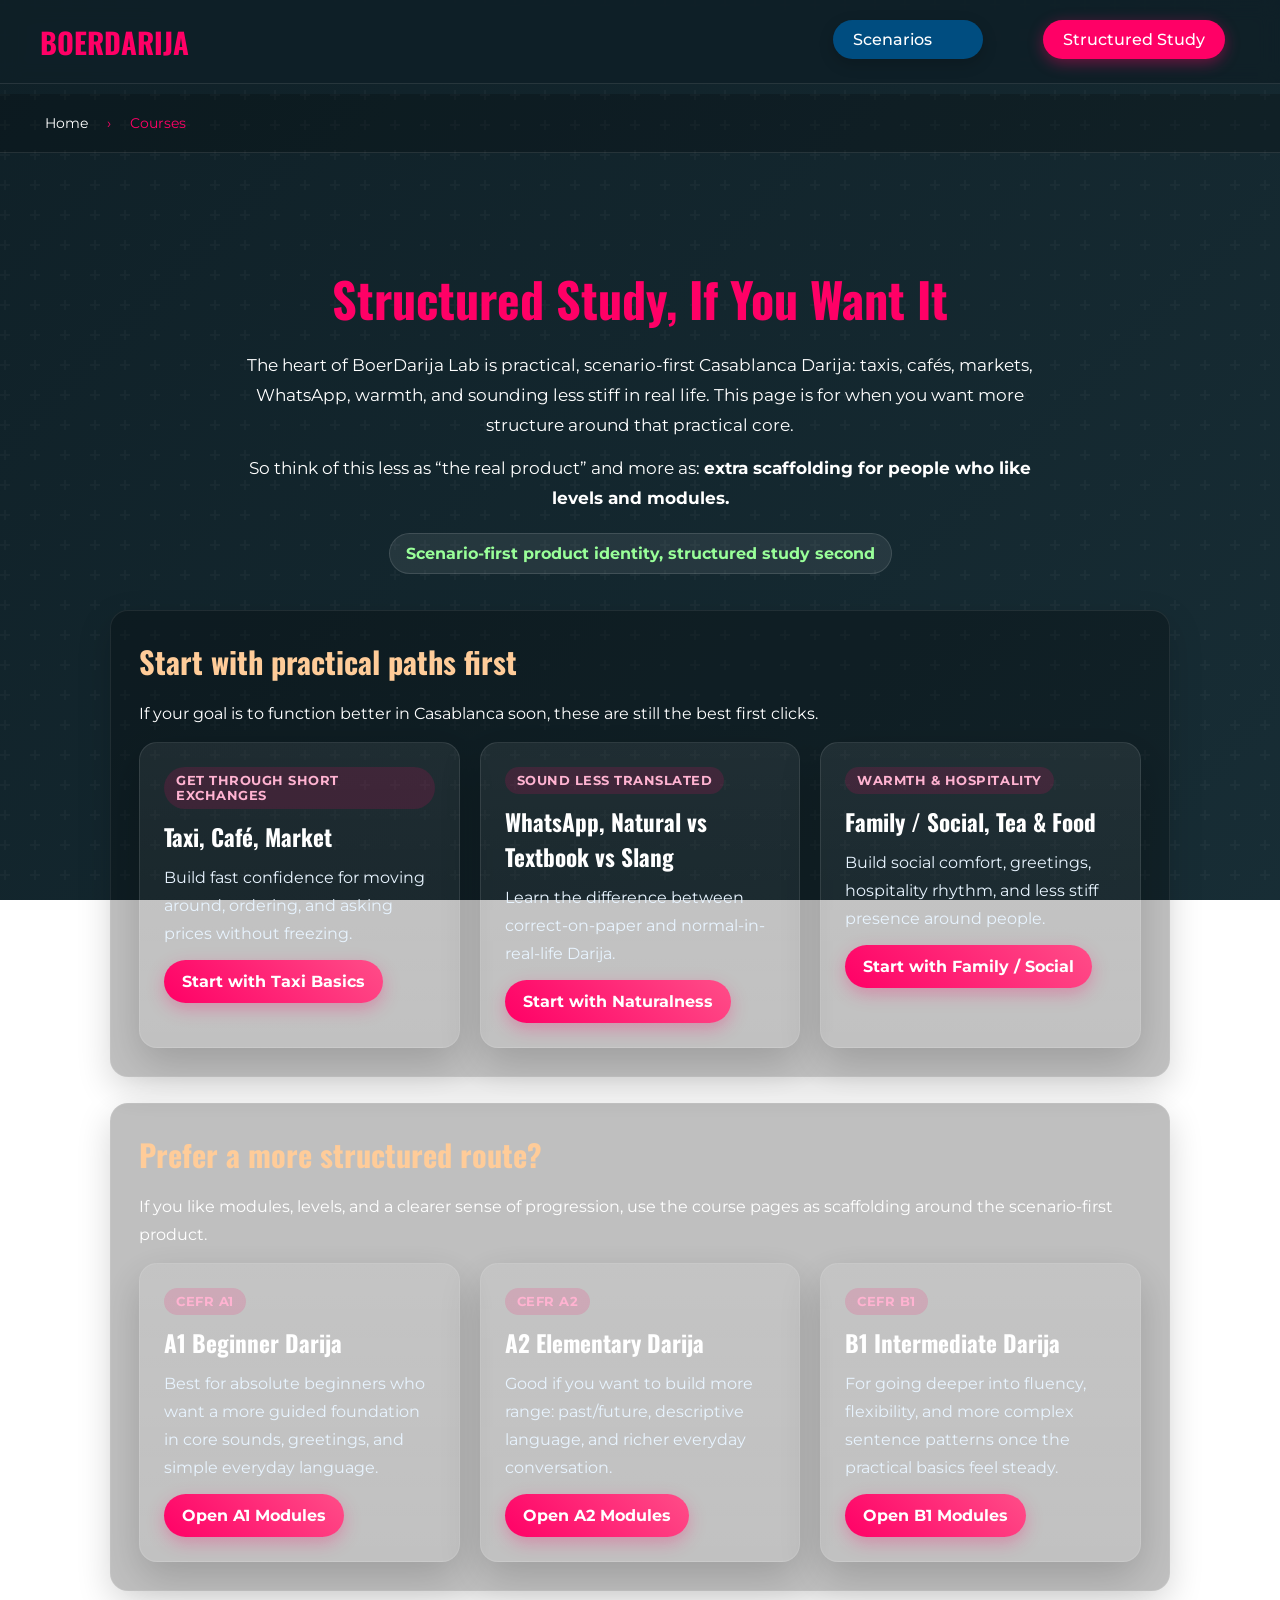
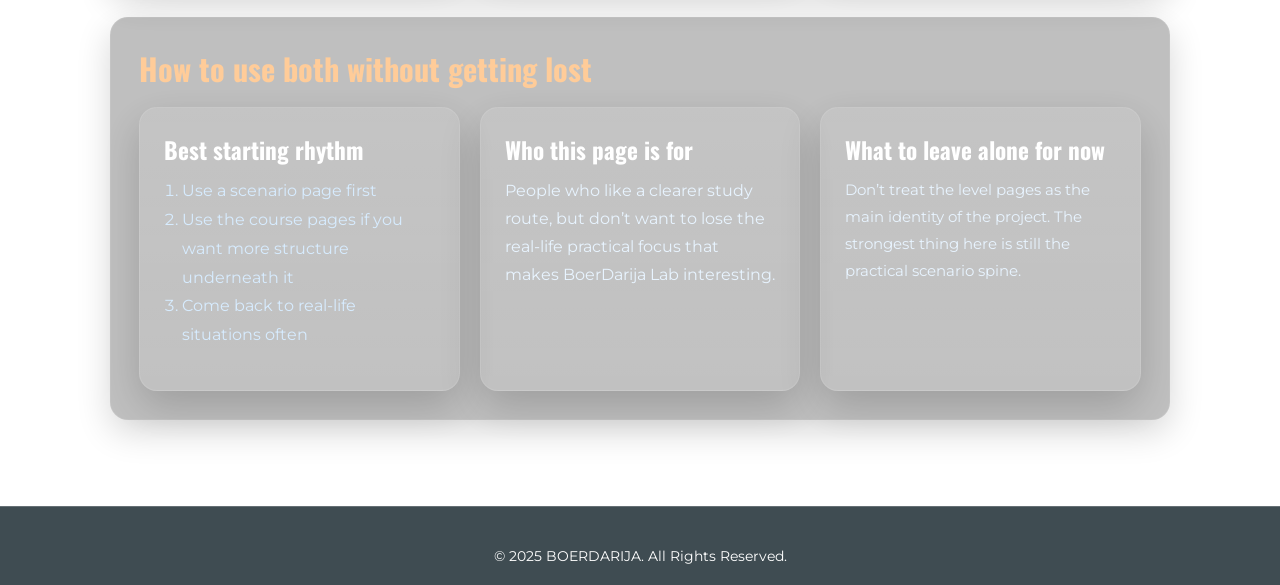
<file: courses.html>
<!DOCTYPE html>
<html lang="en">
<head>
  <meta charset="UTF-8">
  <meta name="viewport" content="width=device-width, initial-scale=1">
  <title>BOERDARIJA | Structured Study</title>
  <link href="https://fonts.googleapis.com/css2?family=Montserrat:wght@400;700&family=Oswald:wght@500;700&family=Amiri:wght@400;700&display=swap" rel="stylesheet">
  <link rel="stylesheet" href="css/style.css">
  <link rel="icon" type="image/svg+xml" href="favicon.svg">
  <link rel="alternate icon" href="favicon.ico">
  <style>
    .courses-page { max-width: 1100px; margin: 0 auto; padding: 110px 20px 60px; }
    .courses-header { text-align: center; margin-bottom: 36px; }
    .courses-header h1 { font-family: 'Oswald', sans-serif; font-size: 3rem; color: #ff0066; margin-bottom: 16px; }
    .courses-header p { max-width: 820px; margin: 0 auto 12px; line-height: 1.8; font-size: 1.05rem; }
    .page-pill { display:inline-block; padding:10px 16px; border-radius:999px; background:rgba(255,255,255,0.08); border:1px solid rgba(255,255,255,0.12); color:#99ff99; font-weight:700; margin-top:8px; }
    .section-card { background: rgba(0,0,0,0.25); border-radius: 18px; padding: 28px; margin-bottom: 26px; border: 1px solid rgba(255,255,255,0.08); box-shadow: 0 12px 34px rgba(0,0,0,0.16); }
    .section-card h2 { font-family: 'Oswald', sans-serif; color: #ffcc99; margin-bottom: 16px; font-size: 1.9rem; }
    .section-card p { line-height: 1.75; margin-bottom: 14px; }
    .cards-grid { display:grid; grid-template-columns:repeat(auto-fit,minmax(260px,1fr)); gap:20px; }
    .bridge-card { background: linear-gradient(180deg, rgba(255,255,255,0.07), rgba(255,255,255,0.03)); border-radius:18px; padding:24px; border:1px solid rgba(255,255,255,0.10); box-shadow:0 16px 40px rgba(0,0,0,0.18); }
    .bridge-card h3 { font-family:'Oswald', sans-serif; color:#fff; font-size:1.45rem; margin-bottom:10px; }
    .bridge-card p { color:#e8f4ff; line-height:1.75; margin-bottom:12px; }
    .bridge-tag { display:inline-block; padding:6px 12px; border-radius:999px; background:rgba(255,0,102,0.14); color:#ffb3d1; font-size:0.8rem; font-weight:700; text-transform:uppercase; letter-spacing:0.04em; margin-bottom:10px; }
    .bridge-list { margin:0 0 16px 18px; line-height:1.8; color:#d7ecff; }
    .muted-note { color:#cfdbe7; font-size:0.96rem; }
    @media (max-width: 768px) {
      .courses-page { padding: 98px 16px 48px; }
      .courses-header h1 { font-size: 2.35rem; }
      .section-card { padding: 22px; }
      .section-card h2 { font-size: 1.55rem; }
    }
  </style>
</head>
<body>
  <div id="nav-placeholder"></div>

  <div class="breadcrumb">
    <div class="breadcrumb-container">
      <a href="index.html">Home</a>
      <span class="breadcrumb-separator">›</span>
      <span class="breadcrumb-current">Courses</span>
    </div>
  </div>

  <main class="courses-page">
    <section class="courses-header">
      <h1>Structured Study, If You Want It</h1>
      <p>
        The heart of BoerDarija Lab is practical, scenario-first Casablanca Darija: taxis, cafés, markets, WhatsApp,
        warmth, and sounding less stiff in real life. This page is for when you want more structure around that practical core.
      </p>
      <p>
        So think of this less as “the real product” and more as: <strong>extra scaffolding for people who like levels and modules.</strong>
      </p>
      <div class="page-pill">Scenario-first product identity, structured study second</div>
    </section>

    <section class="section-card">
      <h2>Start with practical paths first</h2>
      <p>If your goal is to function better in Casablanca soon, these are still the best first clicks.</p>
      <div class="cards-grid">
        <div class="bridge-card">
          <span class="bridge-tag">Get through short exchanges</span>
          <h3>Taxi, Café, Market</h3>
          <p>Build fast confidence for moving around, ordering, and asking prices without freezing.</p>
          <a class="btn-action-primary" href="scenario-taxi-basics.html">Start with Taxi Basics</a>
        </div>
        <div class="bridge-card">
          <span class="bridge-tag">Sound less translated</span>
          <h3>WhatsApp, Natural vs Textbook vs Slang</h3>
          <p>Learn the difference between correct-on-paper and normal-in-real-life Darija.</p>
          <a class="btn-action-primary" href="natural-vs-textbook-vs-slang.html">Start with Naturalness</a>
        </div>
        <div class="bridge-card">
          <span class="bridge-tag">Warmth & hospitality</span>
          <h3>Family / Social, Tea & Food</h3>
          <p>Build social comfort, greetings, hospitality rhythm, and less stiff presence around people.</p>
          <a class="btn-action-primary" href="scenario-family-social.html">Start with Family / Social</a>
        </div>
      </div>
    </section>

    <section class="section-card">
      <h2>Prefer a more structured route?</h2>
      <p>If you like modules, levels, and a clearer sense of progression, use the course pages as scaffolding around the scenario-first product.</p>
      <div class="cards-grid">
        <div class="bridge-card">
          <span class="bridge-tag">CEFR A1</span>
          <h3>A1 Beginner Darija</h3>
          <p>Best for absolute beginners who want a more guided foundation in core sounds, greetings, and simple everyday language.</p>
          <a class="btn-action-primary" href="courses-a1.html">Open A1 Modules</a>
        </div>
        <div class="bridge-card">
          <span class="bridge-tag">CEFR A2</span>
          <h3>A2 Elementary Darija</h3>
          <p>Good if you want to build more range: past/future, descriptive language, and richer everyday conversation.</p>
          <a class="btn-action-primary" href="courses-a2.html">Open A2 Modules</a>
        </div>
        <div class="bridge-card">
          <span class="bridge-tag">CEFR B1</span>
          <h3>B1 Intermediate Darija</h3>
          <p>For going deeper into fluency, flexibility, and more complex sentence patterns once the practical basics feel steady.</p>
          <a class="btn-action-primary" href="courses-b1.html">Open B1 Modules</a>
        </div>
      </div>
    </section>

    <section class="section-card">
      <h2>How to use both without getting lost</h2>
      <div class="cards-grid">
        <div class="bridge-card">
          <h3>Best starting rhythm</h3>
          <ol class="bridge-list">
            <li>Use a scenario page first</li>
            <li>Use the course pages if you want more structure underneath it</li>
            <li>Come back to real-life situations often</li>
          </ol>
        </div>
        <div class="bridge-card">
          <h3>Who this page is for</h3>
          <p>People who like a clearer study route, but don’t want to lose the real-life practical focus that makes BoerDarija Lab interesting.</p>
        </div>
        <div class="bridge-card">
          <h3>What to leave alone for now</h3>
          <p class="muted-note">Don’t treat the level pages as the main identity of the project. The strongest thing here is still the practical scenario spine.</p>
        </div>
      </div>
    </section>
  </main>

  <footer>
    <p>&copy; 2025 BOERDARIJA. All Rights Reserved.</p>
  </footer>

  <script src="js/navigation.js"></script>
</body>
</html>
</file>
<file: css/style.css>
/* Core styles */
* {
  margin: 0;
  padding: 0;
  box-sizing: border-box;
}

:root {
  --nav-height: 80px;
  /* dynamic override set by JS */
}

html,
body {
  height: 100%;
  font-family: 'Montserrat', sans-serif;
}

body {
  min-height: 100vh;
  background: linear-gradient(135deg, #0f2027, #203a43, #2c5364);
  background-size: 400% 400%;
  background-attachment: fixed;
  animation: gradientBG 15s ease infinite;
  color: #fff;
  overflow-x: hidden;
  position: relative;
}

@keyframes gradientBG {
  0% {
    background-position: 0% 50%;
  }

  50% {
    background-position: 100% 50%;
  }

  100% {
    background-position: 0% 50%;
  }
}

body::before {
  content: "";
  position: fixed;
  top: 0;
  left: 0;
  width: 100%;
  height: 100%;
  background-image: url("data:image/svg+xml,%3Csvg width='60' height='60' viewBox='0 0 60 60' xmlns='http://www.w3.org/2000/svg'%3E%3Cg fill='none' fill-rule='evenodd'%3E%3Cg fill='%23ffffff' fill-opacity='0.03'%3E%3Cpath d='M36 34v-4h-2v4h-4v2h4v4h2v-4h4v-2h-4zm0-30V0h-2v4h-4v2h4v4h2V6h4V4h-4zM6 34v-4H4v4H0v2h4v4h2v-4h4v-2H6zM6 4V0H4v4H0v2h4v4h2V6h4V4H6z'/%3E%3C/g%3E%3C/g%3E%3C/svg%3E");
  z-index: -1;
  pointer-events: none;
}

/* Navigation */
nav {
  position: fixed;
  top: 0;
  width: 100%;
  padding: 20px 40px;
  z-index: 1000;
  background: rgba(15, 32, 39, 0.9);
  backdrop-filter: blur(10px);
  border-bottom: 1px solid rgba(255, 255, 255, 0.1);
}

.nav-container {
  max-width: 1200px;
  margin: 0 auto;
  display: flex;
  justify-content: space-between;
  align-items: center;
  gap: 20px;
}

.nav-top-row {
  display: contents;
}

.nav-toggle {
  display: none;
  background: rgba(255,255,255,0.08);
  color: #fff;
  border: 1px solid rgba(255,255,255,0.12);
  border-radius: 12px;
  padding: 8px 12px;
  font-size: 1.2rem;
  font-weight: 700;
  cursor: pointer;
}

.logo {
  font-family: 'Oswald', sans-serif;
  font-size: 1.8rem;
  font-weight: 700;
  color: #ff0066;
  text-decoration: none;
  transition: all 0.3s ease;
}

.logo:hover {
  color: #fff;
  transform: scale(1.05);
}

.lesson-indicator {
  font-family: 'Oswald', sans-serif;
  font-size: 1.5rem;
  font-weight: 700;
  color: #ff0066;
  margin-left: 15px;
  padding-left: 15px;
  border-left: 2px solid rgba(255, 255, 255, 0.2);
  line-height: 1;
  display: inline-block;
  vertical-align: middle;
}

.nav-links {
  display: flex;
  gap: 30px;
  list-style: none;
}

.nav-links a {
  color: #fff;
  text-decoration: none;
  font-weight: 500;
  padding: 10px 20px;
  border-radius: 25px;
  transition: all 0.3s ease;
  position: relative;
  overflow: hidden;
  display: inline-block;
  white-space: nowrap;
}

.nav-links a::before {
  content: '';
  position: absolute;
  top: 0;
  left: -100%;
  width: 100%;
  height: 100%;
  background: linear-gradient(90deg, transparent, rgba(255, 0, 102, 0.3), transparent);
  transition: left 0.5s;
  pointer-events: none;
}

.nav-links a:hover::before {
  left: 100%;
}

.nav-links a:hover {
  background: rgba(255, 0, 102, 0.2);
  transform: translateY(-2px);
}

.nav-links a.active {
  background: #ff0066;
  color: #fff;
  box-shadow: 0 4px 15px rgba(255, 0, 102, 0.4);
}

.nav-links a.active:hover {
  background: #cc0052;
  transform: translateY(-2px);
}

/* Hero Section */
.hero {
  min-height: 100vh;
  display: flex;
  align-items: center;
  justify-content: center;
  text-align: center;
  padding: 100px 20px 40px;
  position: relative;
}

.hero-content {
  max-width: 800px;
  animation: fadeInUp 1s ease-out;
}

@keyframes fadeInUp {
  from {
    opacity: 0;
    transform: translateY(50px);
  }

  to {
    opacity: 1;
    transform: translateY(0);
  }
}

.hero-logo {
  font-family: 'Oswald', sans-serif;
  font-size: 4.5rem;
  font-weight: 700;
  margin-bottom: 20px;
  background: linear-gradient(45deg, #ff0066, #ff6b9d, #ff0066);
  background-size: 200% 200%;
  -webkit-background-clip: text;
  -webkit-text-fill-color: transparent;
  background-clip: text;
  animation: gradientText 3s ease infinite;
  text-shadow: 0 0 30px rgba(255, 0, 102, 0.5);
}

@keyframes gradientText {

  0%,
  100% {
    background-position: 0% 50%;
  }

  50% {
    background-position: 100% 50%;
  }
}

.hero-subtitle {
  font-family: 'Amiri', serif;
  font-size: 1.8rem;
  color: #99ff99;
  margin-bottom: 30px;
  opacity: 0.9;
}

.hero-description {
  font-size: 1.2rem;
  color: #ccc;
  margin-bottom: 50px;
  line-height: 1.6;
}

/* Action Buttons */
.action-buttons {
  display: flex;
  gap: 20px;
  justify-content: center;
  flex-wrap: wrap;
}

.btn {
  padding: 15px 30px;
  font-size: 1.1rem;
  font-weight: 600;
  text-decoration: none;
  border-radius: 50px;
  transition: all 0.3s ease;
  position: relative;
  overflow: hidden;
  display: inline-block;
  border: none;
  cursor: pointer;
}

.btn-primary {
  background: linear-gradient(45deg, #ff0066, #ff6b9d);
  color: white;
  box-shadow: 0 4px 15px rgba(255, 0, 102, 0.3);
}

.btn-secondary {
  background: rgba(255, 255, 255, 0.1);
  color: white;
  border: 2px solid rgba(255, 255, 255, 0.3);
  backdrop-filter: blur(10px);
}

.btn:hover {
  transform: translateY(-3px);
  box-shadow: 0 8px 25px rgba(255, 0, 102, 0.4);
}

.btn-primary:hover {
  background: linear-gradient(45deg, #cc0052, #ff4d8a);
}

.btn-secondary:hover {
  background: rgba(255, 255, 255, 0.2);
  border-color: rgba(255, 255, 255, 0.5);
}

/* Features Section */
.features {
  padding: 80px 20px;
  max-width: 1200px;
  margin: 0 auto;
}

.features-grid {
  display: grid;
  grid-template-columns: repeat(auto-fit, minmax(300px, 1fr));
  gap: 40px;
  margin-top: 60px;
}

.feature-card {
  background: rgba(255, 255, 255, 0.05);
  padding: 40px 30px;
  border-radius: 20px;
  text-align: center;
  transition: all 0.3s ease;
  border: 1px solid rgba(255, 255, 255, 0.1);
  backdrop-filter: blur(10px);
}

.feature-card:hover {
  transform: translateY(-10px);
  background: rgba(255, 255, 255, 0.1);
  border-color: rgba(255, 0, 102, 0.3);
}

.feature-icon {
  font-size: 3rem;
  margin-bottom: 20px;
  color: #ff0066;
}

.feature-title {
  font-family: 'Oswald', sans-serif;
  font-size: 1.5rem;
  margin-bottom: 15px;
  color: #fff;
}

.feature-description {
  color: #ccc;
  line-height: 1.6;
}

/* Footer */
footer {
  text-align: center;
  padding: 40px 20px;
  border-top: 1px solid rgba(255, 255, 255, 0.1);
  background: rgba(15, 32, 39, 0.8);
  margin-top: 80px;
}

.footer-content {
  max-width: 1200px;
  margin: 0 auto;
}

.footer-logo {
  font-family: 'Oswald', sans-serif;
  font-size: 2rem;
  color: #ff0066;
  margin-bottom: 20px;
}

.footer-text {
  color: #ccc;
  font-size: 0.9rem;
}

/* Responsive Design */
@media (max-width: 768px) {
  nav {
    padding: 12px 16px;
  }

  .nav-container {
    flex-direction: column;
    align-items: stretch;
    gap: 10px;
  }

  .nav-top-row {
    display: flex;
    align-items: center;
    justify-content: space-between;
    gap: 12px;
  }

  .nav-toggle {
    display: inline-flex;
    align-items: center;
    justify-content: center;
  }

  .logo {
    font-size: 1.45rem;
    text-align: left;
  }

  .nav-links {
    display: none;
    flex-direction: column;
    gap: 8px;
    padding-top: 4px;
  }

  nav.mobile-open .nav-links {
    display: flex;
  }

  .nav-links a {
    display: block;
    width: 100%;
    padding: 10px 14px;
    font-size: 0.95rem;
  }

  .hero-logo {
    font-size: 3rem;
  }

  .hero-subtitle {
    font-size: 1.4rem;
  }

  .action-buttons {
    flex-direction: column;
    align-items: center;
  }

  .btn {
    width: 100%;
    max-width: 300px;
  }

  .features-grid {
    grid-template-columns: 1fr;
  }
}

/* Floating Animation */
.floating {
  animation: floating 3s ease-in-out infinite;
}

@keyframes floating {

  0%,
  100% {
    transform: translateY(0px);
  }

  50% {
    transform: translateY(-10px);
  }
}

.glow {
  box-shadow: 0 0 20px rgba(255, 0, 102, 0.3);
}

.glow:hover {
  box-shadow: 0 0 30px rgba(255, 0, 102, 0.5);
}

/* Vocabulary game Arabic option text */
.option .arabic {
  font-family: 'Amiri', serif;
  font-size: 1.3rem;
  /* larger for readability */
  color: #99ff99;
  margin-left: 8px;
  direction: rtl;
}

@media (max-width: 768px) {
  .option .arabic {
    font-size: 1.2rem;
  }
}

/* Additional styles from courses.html */
nav.scrolled {
  background: rgba(15, 32, 39, 0.8);
  backdrop-filter: blur(5px);
}

nav ul {
  list-style: none;
  display: flex;
  justify-content: center;
  align-items: center;
}

nav ul li {
  position: relative;
  margin: 0 15px;
}

nav ul li a {
  color: #fff;
  text-decoration: none;
  padding: 8px 12px;
  top: 100%;
  left: 0;
  background: #004d80;
  border-radius: 4px;
  min-width: 150px;
  box-shadow: 0 5px 15px rgba(0, 0, 0, 0.2);
}

nav ul li:hover .dropdown {
  display: block;
}

nav ul li .dropdown a {
  display: block;
  padding: 10px 15px;
}

nav ul li .dropdown a:hover {
  background: #002244;
}

.breadcrumb {
  padding: 10px 20px;
  background: rgba(0, 0, 0, 0.2);
  margin-top: calc(var(--nav-height) + 10px);
  border-bottom: 1px solid rgba(255, 255, 255, 0.1);
  width: 100%;
  position: relative;
  z-index: 40;
}

.breadcrumb-container {
  max-width: 1200px;
  margin: 0 auto;
  font-size: 0.9rem;
  padding: 5px 0;
}

.breadcrumb a {
  color: #fff;
  text-decoration: none;
  transition: color 0.3s;
  padding: 5px;
  display: inline-block;
}

.breadcrumb a:hover {
  color: #ff0066;
}

.breadcrumb-separator {
  color: #ff0066;
  margin: 0 10px;
}

.breadcrumb-current {
  color: #ff0066;
  padding: 5px;
  display: inline-block;
}

header {
  padding: 80px 20px 40px;
  /* Adjusted */
  text-align: center;
  margin-top: 0;
}

header h1 {
  font-family: 'Oswald', sans-serif;
  font-size: 3rem;
  margin-bottom: 20px;
  color: #ff0066;
}

header p {
  font-size: 1.2rem;
  max-width: 700px;
  margin: 0 auto;
  color: #eee;
}

.container {
  max-width: 1200px;
  margin: 0 auto;
  padding: 40px 20px;
  flex-grow: 1;
}

.course-listing-grid {
  display: grid;
  grid-template-columns: repeat(auto-fit, minmax(320px, 1fr));
  /* Adjusted for potentially fewer items */
  gap: 30px;
  margin-top: 20px;
}

.course-level-card {
  background: rgba(255, 255, 255, 0.07);
  /* Slightly different background */
  border-radius: 10px;
  /* Slightly larger radius */
  padding: 30px;
  text-align: center;
  transition: all 0.3s ease;
  cursor: pointer;
  display: flex;
  flex-direction: column;
  justify-content: space-between;
  border: 1px solid rgba(255, 255, 255, 0.15);
  box-shadow: 0 5px 20px rgba(0, 0, 0, 0.15);
}

.course-level-card:hover {
  background: rgba(255, 255, 255, 0.12);
  transform: translateY(-8px);
  box-shadow: 0 8px 25px rgba(0, 0, 0, 0.25);
}

.course-level-card .level-title {
  font-family: 'Oswald', sans-serif;
  color: #ff9999;
  margin-bottom: 15px;
  font-size: 2rem;
  /* Larger title for course level */
}

.course-level-card .level-tag {
  background-color: #99ff99;
  color: #0f2027;
  padding: 5px 10px;
  border-radius: 15px;
  font-size: 0.9rem;
  font-weight: bold;
  display: inline-block;
  margin-bottom: 20px;
}

.course-level-card .level-description {
  color: #ddd;
  margin-bottom: 25px;
  line-height: 1.7;
  flex-grow: 1;
  font-size: 1rem;
}

.course-level-card .view-course-button {
  background: #ff0066;
  color: #fff;
  border: none;
  padding: 12px 30px;
  border-radius: 25px;
  cursor: pointer;
  transition: all 0.3s ease;
  text-decoration: none;
  display: inline-block;
  margin-top: auto;
  font-weight: bold;
  font-size: 1.05rem;
}

.course-level-card .view-course-button:hover {
  background: #cc0052;
  transform: translateY(-2px);
  box-shadow: 0 2px 8px rgba(0, 0, 0, 0.2);
}

/* For truly coming soon items if you add more levels */
.course-level-card.coming-soon .view-course-button {
  background-color: #aaa;
  cursor: not-allowed;
}

.course-level-card.coming-soon .view-course-button:hover {
  background-color: #999;
  transform: none;
  box-shadow: none;
}

footer {
  text-align: center;
  padding: 40px 20px 20px;
  font-size: 0.9rem;
  border-top: 1px solid rgba(255, 255, 255, 0.2);
  background: rgba(15, 32, 39, 0.8);
  margin-top: auto;
}

@media (max-width: 768px) {
  .course-listing-grid {
    grid-template-columns: 1fr;
  }

  nav ul {
    flex-direction: column;
    align-items: center;
  }

  nav ul li {
    margin: 5px 0;
  }

  header h1 {
    font-size: 2.5rem;
  }

  .course-level-card .level-title {
    font-size: 1.8rem;
  }
}

/* Additional styles from dictionary.html */
.category-section {
  background: rgba(0, 0, 0, 0.2);
  border-radius: 8px;
  padding: 30px;
  margin-bottom: 30px;
}

.category-section h2 {
  font-family: 'Oswald', sans-serif;
  font-size: 2rem;
  margin-bottom: 20px;
  color: #ff0066;
  text-align: center;
}

.word-table {
  width: 100%;
  border-collapse: separate;
  border-spacing: 0;
  margin-bottom: 20px;
}

.word-table th,
.word-table td {
  padding: 14px 24px;
  text-align: left;
}

.word-table th:nth-child(2),
.word-table td:nth-child(2) {
  min-width: 180px;
}

.word-table th:nth-child(3),
.word-table td:nth-child(3) {
  min-width: 220px;
}

.word-grid {
  display: grid;
  grid-template-columns: repeat(auto-fit, minmax(300px, 1fr));
  gap: 20px;
}

.word-item {
  padding: 15px;
  background: rgba(255, 255, 255, 0.05);
  border-radius: 6px;
  transition: all 0.3s ease;
}

.word-item:hover {
  background: rgba(255, 255, 255, 0.1);
  transform: translateY(-2px);
}

.word-item strong {
  color: #ff9999;
}

.word-item .arabic {
  font-family: 'Amiri', serif;
  color: #99ff99;
  margin-left: 10px;
}

#search-container {
  max-width: 600px;
  margin: 0 auto 40px;
  padding: 20px;
  text-align: center;
}

#search-input {
  width: 100%;
  padding: 12px 20px;
  font-size: 1.1rem;
  border: none;
  border-radius: 25px;
  background: rgba(255, 255, 255, 0.1);
  color: #fff;
  transition: all 0.3s ease;
}

#search-input:focus {
  outline: none;
  background: rgba(255, 255, 255, 0.2);
  box-shadow: 0 0 15px rgba(255, 0, 102, 0.3);
}

@media (max-width: 768px) {
  .word-grid {
    grid-template-columns: 1fr;
  }
}

/* Additional styles from vocabulary-game.html */
.container {
  max-width: 1200px;
  margin: 0 auto;
  padding: 40px 20px;
}

header {
  padding: 100px 20px 40px;
  text-align: center;
  margin-top: 0;
}

header h1 {
  font-family: 'Oswald', sans-serif;
  font-size: 3rem;
  margin-bottom: 20px;
  color: #fff;
}

header p {
  font-size: 1.2rem;
  max-width: 700px;
  margin: 0 auto;
  color: #fff;
}

.category-controls {
  display: flex;
  justify-content: center;
  gap: 20px;
  margin-bottom: 20px;
}

.category-controls button {
  padding: 10px 20px;
  font-size: 1rem;
  background: #ff0066;
  color: white;
  border: none;
  border-radius: 6px;
  cursor: pointer;
  transition: all 0.3s ease;
}

.category-controls button:hover {
  background: #cc0052;
  transform: translateY(-2px);
}

#categoryList {
  display: grid;
  grid-template-columns: repeat(auto-fit, minmax(200px, 1fr));
  gap: 20px;
  margin-bottom: 30px;
}

.category-item {
  background: rgba(255, 255, 255, 0.05);
  padding: 15px;
  border-radius: 6px;
  cursor: pointer;
  transition: all 0.3s ease;
  text-align: center;
  font-size: 1.1rem;
  display: flex;
  align-items: center;
  justify-content: center;
  min-height: 60px;
}

.category-item:hover {
  background: rgba(255, 255, 255, 0.1);
  transform: translateY(-2px);
}

.category-item.selected {
  background: #ff0066;
  color: white;
}

#startGame {
  display: block;
  margin: 20px auto;
  padding: 15px 30px;
  font-size: 1.2rem;
  background: #ff0066;
  color: white;
  border: none;
  border-radius: 6px;
  cursor: pointer;
  transition: all 0.3s ease;
}

#startGame:hover {
  background: #cc0052;
  transform: translateY(-2px);
}

#startGame:disabled {
  background: #666;
  cursor: not-allowed;
  transform: none;
}

#gameArea {
  display: none;
  max-width: 800px;
  margin: 0 auto;
  padding: 30px;
  background: rgba(0, 0, 0, 0.2);
  border-radius: 8px;
}

#question {
  font-size: 1.5rem;
  margin-bottom: 20px;
  text-align: center;
  color: #ff9999;
}

#arabicText {
  font-family: 'Amiri', serif;
  font-size: 2rem;
  margin-bottom: 30px;
  text-align: center;
  color: #99ff99;
}

#options {
  display: grid;
  grid-template-columns: repeat(auto-fit, minmax(250px, 1fr));
  gap: 15px;
  margin-bottom: 30px;
}

.option {
  background: rgba(255, 255, 255, 0.05);
  padding: 15px;
  border-radius: 6px;
  cursor: pointer;
  transition: all 0.3s ease;
  text-align: center;
  font-size: 1.1rem;
}

.option:hover {
  background: rgba(255, 255, 255, 0.1);
  transform: translateY(-2px);
}

.option.correct {
  background: #4CAF50;
  color: white;
}

.option.incorrect {
  background: #f44336;
  color: white;
}

#score {
  text-align: center;
  font-size: 1.2rem;
  margin-bottom: 20px;
  color: #ff0066;
}

#nextQuestion,
#endGame {
  display: none;
  margin: 10px auto;
  padding: 12px 25px;
  font-size: 1.1rem;
  background: #ff0066;
  color: white;
  border: none;
  border-radius: 6px;
  cursor: pointer;
  transition: all 0.3s ease;
}

#nextQuestion:hover,
#endGame:hover {
  background: #cc0052;
  transform: translateY(-2px);
}

#endGame {
  background: #666;
}

#endGame:hover {
  background: #444;
}

@media (max-width: 768px) {
  header h1 {
    font-size: 2rem;
  }

  #question {
    font-size: 1.2rem;
  }

  #arabicText {
    font-size: 1.5rem;
  }

  .option {
    font-size: 1rem;
  }

  .category-controls {
    flex-direction: column;
    align-items: center;
  }
}

/* Additional styles from courses-a1.html */
.section {
  background: rgba(0, 0, 0, 0.2);
  border-radius: 8px;
  padding: 30px;
  margin-bottom: 30px;
}

.section h2 {
  font-family: 'Oswald', sans-serif;
  font-size: 2rem;
  margin-bottom: 20px;
  color: #ff9999;
  /* Consistent subheading color */
  text-align: center;
}

.course-grid {
  display: grid;
  grid-template-columns: repeat(auto-fit, minmax(300px, 1fr));
  gap: 25px;
  /* Slightly increased gap */
  margin-top: 20px;
}

.course-card {
  background: rgba(255, 255, 255, 0.05);
  border-radius: 8px;
  padding: 25px;
  /* Slightly increased padding */
  text-align: center;
  transition: all 0.3s ease;
  cursor: pointer;
  display: flex;
  flex-direction: column;
  /* Align content vertically */
  justify-content: space-between;
  /* Push button to bottom */
  border: 1px solid rgba(255, 255, 255, 0.1);
}

.course-card:hover {
  background: rgba(255, 255, 255, 0.1);
  transform: translateY(-5px);
  box-shadow: 0 5px 15px rgba(0, 0, 0, 0.2);
}

.course-card h3 {
  color: #ffcc99;
  /* Consistent heading color */
  margin-bottom: 15px;
  /* Increased spacing */
  font-size: 1.5rem;
  font-family: 'Oswald', sans-serif;
}

.course-card p {
  color: #eee;
  /* Lighter text */
  margin-bottom: 20px;
  /* Increased spacing */
  line-height: 1.6;
  flex-grow: 1;
  /* Allow description to take space */
  font-size: 0.95rem;
}

.course-card .level {
  color: #99ff99;
  font-size: 0.9rem;
  margin-bottom: 15px;
  /* Spacing */
  font-weight: bold;
  font-family: 'Oswald', sans-serif;
}

.course-card .start-button {
  background: #ff0066;
  color: #fff;
  border: none;
  padding: 10px 25px;
  /* Adjusted padding */
  border-radius: 25px;
  cursor: pointer;
  transition: all 0.3s ease;
  text-decoration: none;
  display: inline-block;
  margin-top: auto;
  /* Aligns button at the bottom */
  font-weight: bold;
}

.course-card .start-button:hover {
  background: #cc0052;
  transform: translateY(-2px);
  box-shadow: 0 2px 5px rgba(0, 0, 0, 0.2);
}

@media (max-width: 768px) {
  .course-grid {
    grid-template-columns: 1fr;
  }

  nav ul {
    flex-direction: column;
    align-items: center;
  }

  nav ul li {
    margin: 5px 0;
  }

  header h1 {
    font-size: 2.5rem;
  }
}

/* Additional styles from lesson0.html */
.page-header {
  padding: 80px 20px 40px;
  /* Adjusted for breadcrumb */
  text-align: center;
}

.page-header h1 {
  font-family: 'Oswald', sans-serif;
  font-size: 3rem;
  margin-bottom: 20px;
  color: #ff0066;
}

.page-header p {
  font-size: 1.2rem;
  max-width: 700px;
  margin: 0 auto;
}

.lesson-section {
  background: rgba(0, 0, 0, 0.25);
  border-radius: 8px;
  padding: 30px;
  margin-bottom: 30px;
  box-shadow: 0 4px 15px rgba(0, 0, 0, 0.2);
}

.lesson-section h2 {
  font-family: 'Oswald', sans-serif;
  font-size: 2.2rem;
  margin-bottom: 25px;
  color: #ff9999;
  /* Lighter pink for subheadings */
  text-align: left;
  border-bottom: 2px solid #ff0066;
  padding-bottom: 10px;
}

.lesson-section p,
.lesson-section li {
  line-height: 1.7;
  margin-bottom: 15px;
  font-size: 1.05rem;
}

.note {
  background: rgba(255, 0, 102, 0.1);
  border-left: 5px solid #ff0066;
  padding: 20px;
  margin: 25px 0;
  border-radius: 0 8px 8px 0;
  font-size: 0.95rem;
}

.note strong {
  color: #ff9999;
}

.sound-grid {
  display: grid;
  grid-template-columns: repeat(auto-fit, minmax(300px, 1fr));
  gap: 20px;
  margin-top: 20px;
}

.sound-card {
  background: rgba(255, 255, 255, 0.07);
  border-radius: 8px;
  padding: 20px;
  border: 1px solid rgba(255, 255, 255, 0.1);
  transition: transform 0.3s ease, box-shadow 0.3s ease;
}

.sound-card:hover {
  transform: translateY(-5px);
  box-shadow: 0 8px 20px rgba(0, 0, 0, 0.3);
}

.sound-card h3 {
  font-family: 'Oswald', sans-serif;
  font-size: 1.8rem;
  color: #99ff99;
  /* Green for sound symbols */
  margin-bottom: 15px;
}

.sound-card .darija-char {
  font-family: 'Amiri', serif;
  font-size: 2.5rem;
  color: #ffcc66;
  /* Orange for Darija script */
  display: block;
  margin-bottom: 10px;
}

.sound-card p {
  margin-bottom: 10px;
  font-size: 1rem;
}

.sound-card .description {
  font-style: italic;
  color: #ccc;
}

.sound-card .example {
  margin-top: 15px;
  padding-top: 10px;
  border-top: 1px dashed rgba(255, 255, 255, 0.2);
}

.sound-card .example .darija-example {
  font-family: 'Amiri', serif;
  font-size: 1.3rem;
  color: #99ff99;
}

.play-button {
  display: inline-block;
  background-color: #ff0066;
  color: #fff;
  padding: 8px 15px;
  border-radius: 20px;
  text-decoration: none;
  font-size: 0.9rem;
  margin-top: 10px;
  cursor: pointer;
  transition: background-color 0.3s ease;
}

.play-button:hover {
  background-color: #cc0052;
}

.play-button::before {
  content: '? ';
  /* Play icon */
}

table.pronunciation-table {
  width: 100%;
  border-collapse: collapse;
  margin: 20px 0;
  background: rgba(255, 255, 255, 0.05);
}

table.pronunciation-table th,
table.pronunciation-table td {
  padding: 12px 15px;
  text-align: left;
  border: 1px solid rgba(255, 255, 255, 0.15);
}

table.pronunciation-table th {
  background-color: rgba(255, 0, 102, 0.3);
  font-family: 'Oswald', sans-serif;
}

table.pronunciation-table .darija-char-table {
  font-family: 'Amiri', serif;
  font-size: 1.5rem;
  color: #ffcc66;
}

table.pronunciation-table .transcription-char {
  font-weight: bold;
  color: #99ff99;
}

footer {
  text-align: center;
  padding: 40px 20px 20px;
  font-size: 0.9rem;
  border-top: 1px solid rgba(255, 255, 255, 0.2);
  background: rgba(15, 32, 39, 0.8);
  /* Match nav.scrolled */
  margin-top: auto;
  /* Pushes footer to bottom */
}

@media (max-width: 768px) {
  .page-header h1 {
    font-size: 2.5rem;
  }

  .lesson-section h2 {
    font-size: 1.8rem;
  }

  .sound-card h3 {
    font-size: 1.5rem;
  }

  .sound-card .darija-char {
    font-size: 2rem;
  }

  nav ul {
    flex-direction: column;
    align-items: center;
  }

  nav ul li {
    margin: 5px 0;
  }
}

/* Additional styles from lesson1.html */
.lesson-section h3 {
  font-family: 'Oswald', sans-serif;
  font-size: 1.6rem;
  margin-top: 20px;
  margin-bottom: 15px;
  color: #ffcc99;
}

.vocabulary-table {
  width: 100%;
  border-collapse: collapse;
  margin: 20px 0;
  background: rgba(255, 255, 255, 0.05);
}

.vocabulary-table th,
.vocabulary-table td {
  padding: 12px 15px;
  text-align: left;
  border: 1px solid rgba(255, 255, 255, 0.15);
}

.vocabulary-table th {
  background-color: rgba(255, 0, 102, 0.3);
  font-family: 'Oswald', sans-serif;
}

.vocabulary-table .darija-script {
  font-family: 'Amiri', serif;
  font-size: 1.3rem;
  color: #99ff99;
}

.vocabulary-table .transcription {
  font-style: italic;
  color: #ffcc66;
}

.play-button {
  display: inline-block;
  background-color: #ff0066;
  color: #fff;
  padding: 6px 12px;
  border-radius: 20px;
  text-decoration: none;
  font-size: 0.8rem;
  margin-left: 10px;
  cursor: pointer;
  transition: background-color 0.3s ease;
}

.play-button:hover {
  background-color: #cc0052;
}

.play-button::before {
  content: '? ';
  /* Play icon */
}

.dialogue-box {
  background: rgba(255, 255, 255, 0.08);
  border-left: 4px solid #99ff99;
  padding: 20px;
  margin: 20px 0;
  border-radius: 4px;
}

.dialogue-box .speakerA {
  color: #ff9999;
  font-weight: bold;
}

.dialogue-box .speakerB {
  color: #99ff99;
  font-weight: bold;
}

.dialogue-box .darija-text {
  font-family: 'Amiri', serif;
  font-size: 1.2em;
}

.dialogue-box .transcription-text {
  font-style: italic;
  color: #ffcc66;
  font-size: 0.95em;
}

.dialogue-box .translation-text {
  color: #ccc;
  font-size: 0.9em;
}

.dialogue-box p {
  margin-bottom: 10px;
}

.practice-section {
  background: rgba(0, 0, 0, 0.3);
  padding: 20px;
  border-radius: 8px;
  margin-top: 30px;
}

.practice-section h3 {
  color: #ff0066;
  border-bottom: 1px solid #ff0066;
  padding-bottom: 5px;
}

.practice-section ul li {
  margin-bottom: 8px;
}

@media (max-width: 768px) {
  .lesson-section h3 {
    font-size: 1.4rem;
  }

  .vocabulary-table {
    font-size: 0.9rem;
  }
}

/* Additional styles from lesson2.html */
.example-table {
  /* Renamed from vocabulary-table for generality */
  width: 100%;
  border-collapse: collapse;
  margin: 20px 0;
  background: rgba(255, 255, 255, 0.05);
}

.example-table th,
.example-table td {
  padding: 12px 15px;
  text-align: left;
  border: 1px solid rgba(255, 255, 255, 0.15);
}

.example-table th {
  background-color: rgba(255, 0, 102, 0.3);
  font-family: 'Oswald', sans-serif;
}

.example-table .darija-script {
  font-family: 'Amiri', serif;
  font-size: 1.3rem;
  color: #99ff99;
}

.example-table .transcription {
  font-style: italic;
  color: #ffcc66;
}

.practice-section .fill-blank {
  display: inline-block;
  width: 100px;
  border-bottom: 1px solid #fff;
  margin: 0 5px;
  text-align: center;
  color: #99ff99;
  /* For potential answer preview */
}

@media (max-width: 768px) {
  .example-table {
    font-size: 0.9rem;
  }
}

/* Additional styles from lesson3.html */
.practice-section .fill-blank {
  width: 120px;
  /* Adjusted width for potentially longer answers */
}

/* Additional styles from lesson4.html */
.numbers-grid {
  display: grid;
  grid-template-columns: repeat(auto-fit, minmax(250px, 1fr));
  gap: 15px;
}

.number-item {
  background: rgba(255, 255, 255, 0.08);
  padding: 15px;
  border-radius: 6px;
  border: 1px solid rgba(255, 255, 255, 0.1);
}

.number-item .num {
  font-weight: bold;
  font-size: 1.2em;
  color: #fff;
}

.number-item .darija-num {
  font-family: 'Amiri', serif;
  color: #99ff99;
  font-size: 1.1em;
}

.number-item .transcription-num {
  font-style: italic;
  color: #ffcc66;
  font-size: 1em;
}

@media (max-width: 768px) {

  .numbers-table,
  .example-table {
    font-size: 0.9rem;
  }
}

/* Additional styles from lesson5.html */
.example-table .object-name {
  color: #fff;
  /* Make object names clear */
}

.practice-section .fill-blank {
  min-width: 80px;
  padding: 0 5px;
}

/* Additional styles from lesson6.html */
.example-table .noun {
  color: #fff;
}

.example-table .adjective {
  color: #99ff99;
  font-weight: bold;
}

/* Additional styles from lesson7.html */
.example-table .verb {
  font-weight: bold;
  color: #99ff99;
}

.example-table .object {
  color: #fff;
}

.vocabulary-grid {
  display: grid;
  grid-template-columns: repeat(auto-fit, minmax(280px, 1fr));
  gap: 15px;
}

.vocab-item {
  background: rgba(255, 255, 255, 0.08);
  padding: 15px;
  border-radius: 6px;
  border: 1px solid rgba(255, 255, 255, 0.1);
}

.vocab-item .english-name {
  font-weight: bold;
  font-size: 1.1em;
  color: #fff;
}

.vocab-item .darija-name {
  font-family: 'Amiri', serif;
  color: #99ff99;
  font-size: 1.2em;
}

.vocab-item .transcription-name {
  font-style: italic;
  color: #ffcc66;
  font-size: 1em;
}

/* Additional styles from lesson8.html */
.conjugation-table .pronoun {
  font-weight: bold;
  color: #fff;
}

.conjugation-table .verb-form {
  font-weight: bold;
  color: #99ff99;
}

/* Additional styles from lesson9.html */
.question-table .question-word {
  font-weight: bold;
  color: #99ff99;
  font-size: 1.3em;
}

.example-table .answer {
  color: #fff;
}

/* Vocabulary Game Controls */
.game-controls {
  display: flex;
  flex-direction: column;
  gap: 20px;
  align-items: center;
  margin: 40px auto;
  max-width: 400px;
}

.game-controls .vocab-game-btn {
  width: 100% !important;
  padding: 18px 40px !important;
  font-size: 1.2rem !important;
  font-weight: 700 !important;
  text-decoration: none !important;
  border-radius: 50px !important;
  transition: all 0.3s ease !important;
  border: none !important;
  cursor: pointer !important;
  min-height: 60px !important;
  background: linear-gradient(45deg, #ff0066, #ff6b9d) !important;
  color: white !important;
  box-shadow: 0 10px 30px rgba(255, 0, 102, 0.4) !important;
  text-transform: uppercase !important;
  letter-spacing: 0.5px !important;
  display: flex !important;
  align-items: center !important;
  justify-content: center !important;
  margin: 0 !important;
}

.game-controls .vocab-game-btn:hover {
  transform: translateY(-3px) !important;
  box-shadow: 0 15px 40px rgba(255, 0, 102, 0.6) !important;
}

.game-controls .vocab-game-btn:active {
  transform: translateY(-1px) !important;
}

.category-section {
  margin: 30px 0;
  padding: 30px;
  background: rgba(255, 255, 255, 0.05);
  border-radius: 16px;
  border: 1px solid rgba(255, 255, 255, 0.1);
}

/* Arabic text hover-to-play */
.arabic-playable {
  cursor: pointer;
  transition: all 0.2s ease;
  margin: 0 5px;
  text-align: center;
  color: #99ff99;
  /* For potential answer preview */
}

@media (max-width: 768px) {
  .example-table {
    font-size: 0.9rem;
  }
}

/* Additional styles from lesson3.html */
.practice-section .fill-blank {
  width: 120px;
  /* Adjusted width for potentially longer answers */
}

/* Additional styles from lesson4.html */
.numbers-grid {
  display: grid;
  grid-template-columns: repeat(auto-fit, minmax(250px, 1fr));
  gap: 15px;
}

.number-item {
  background: rgba(255, 255, 255, 0.08);
  padding: 15px;
  border-radius: 6px;
  border: 1px solid rgba(255, 255, 255, 0.1);
}

.number-item .num {
  font-weight: bold;
  font-size: 1.2em;
  color: #fff;
}

.number-item .darija-num {
  font-family: 'Amiri', serif;
  color: #99ff99;
  font-size: 1.1em;
}

.number-item .transcription-num {
  font-style: italic;
  color: #ffcc66;
  font-size: 1em;
}

@media (max-width: 768px) {

  .numbers-table,
  .example-table {
    font-size: 0.9rem;
  }
}

/* Additional styles from lesson5.html */
.example-table .object-name {
  color: #fff;
  /* Make object names clear */
}

.practice-section .fill-blank {
  min-width: 80px;
  padding: 0 5px;
}

/* Additional styles from lesson6.html */
.example-table .noun {
  color: #fff;
}

.example-table .adjective {
  color: #99ff99;
  font-weight: bold;
}

/* Additional styles from lesson7.html */
.example-table .verb {
  font-weight: bold;
  color: #99ff99;
}

.example-table .object {
  color: #fff;
}

.vocabulary-grid {
  display: grid;
  grid-template-columns: repeat(auto-fit, minmax(280px, 1fr));
  gap: 15px;
}

.vocab-item {
  background: rgba(255, 255, 255, 0.08);
  padding: 15px;
  border-radius: 6px;
  border: 1px solid rgba(255, 255, 255, 0.1);
}

.vocab-item .english-name {
  font-weight: bold;
  font-size: 1.1em;
  color: #fff;
}

.vocab-item .darija-name {
  font-family: 'Amiri', serif;
  color: #99ff99;
  font-size: 1.2em;
}

.vocab-item .transcription-name {
  font-style: italic;
  color: #ffcc66;
  font-size: 1em;
}

/* Additional styles from lesson8.html */
.conjugation-table .pronoun {
  font-weight: bold;
  color: #fff;
}

.conjugation-table .verb-form {
  font-weight: bold;
  color: #99ff99;
}

/* Additional styles from lesson9.html */
.question-table .question-word {
  font-weight: bold;
  color: #99ff99;
  font-size: 1.3em;
}

.example-table .answer {
  color: #fff;
}

/* Vocabulary Game Controls */
.game-controls {
  display: flex;
  flex-direction: column;
  gap: 20px;
  align-items: center;
  margin: 40px auto;
  max-width: 400px;
}

.game-controls .vocab-game-btn {
  width: 100% !important;
  padding: 18px 40px !important;
  font-size: 1.2rem !important;
  font-weight: 700 !important;
  text-decoration: none !important;
  border-radius: 50px !important;
  transition: all 0.3s ease !important;
  border: none !important;
  cursor: pointer !important;
  min-height: 60px !important;
  background: linear-gradient(45deg, #ff0066, #ff6b9d) !important;
  color: white !important;
  box-shadow: 0 10px 30px rgba(255, 0, 102, 0.4) !important;
  text-transform: uppercase !important;
  letter-spacing: 0.5px !important;
  display: flex !important;
  align-items: center !important;
  justify-content: center !important;
  margin: 0 !important;
}

.game-controls .vocab-game-btn:hover {
  transform: translateY(-3px) !important;
  box-shadow: 0 15px 40px rgba(255, 0, 102, 0.6) !important;
}

.game-controls .vocab-game-btn:active {
  transform: translateY(-1px) !important;
}

.category-section {
  margin: 30px 0;
  padding: 30px;
  background: rgba(255, 255, 255, 0.05);
  border-radius: 16px;
  border: 1px solid rgba(255, 255, 255, 0.1);
}

/* Arabic text hover-to-play */
.arabic-playable {
  cursor: pointer;
  transition: all 0.2s ease;
  padding: 4px 8px;
  border-radius: 4px;
  display: inline-block;
}

.arabic-playable:hover {
  background: rgba(153, 255, 153, 0.1);
  transform: scale(1.05);
  text-shadow: 0 0 10px rgba(153, 255, 153, 0.5);
}

/* Lesson Styles */
.lesson-section {
  margin-bottom: 60px;
  background: rgba(255, 255, 255, 0.05);
  padding: 40px;
  border-radius: 20px;
  border: 1px solid rgba(255, 255, 255, 0.1);
}

.lesson-section h2 {
  color: #ff0066;
  font-family: 'Oswald', sans-serif;
  margin-bottom: 30px;
  font-size: 2rem;
}

.sound-grid {
  display: grid;
  grid-template-columns: repeat(auto-fit, minmax(250px, 1fr));
  gap: 30px;
  margin-top: 30px;
}

.sound-card {
  background: rgba(0, 0, 0, 0.2);
  padding: 25px;
  border-radius: 15px;
  text-align: center;
  transition: transform 0.3s ease;
  border: 1px solid rgba(255, 255, 255, 0.05);
}

.sound-card:hover {
  transform: translateY(-5px);
  border-color: rgba(255, 0, 102, 0.3);
}

.sound-card h3 {
  color: #fff;
  font-size: 1.5rem;
  margin-bottom: 15px;
  display: flex;
  align-items: center;
  justify-content: center;
  gap: 10px;
}

.darija-char {
  display: block;
  font-family: 'Amiri', serif;
  font-size: 4rem;
  color: #ff0066;
  margin: 10px 0;
}

.play-button {
  display: inline-flex;
  align-items: center;
  justify-content: center;
  width: 40px;
  height: 40px;
  background: #ff0066;
  border-radius: 50%;
  cursor: pointer;
  transition: all 0.3s ease;
  font-size: 0;
  /* Hide text */
  position: relative;
  box-shadow: 0 4px 15px rgba(255, 0, 102, 0.3);
}

.play-button::before {
  content: '';
  display: block;
  width: 0;
  height: 0;
  border-top: 8px solid transparent;
  border-bottom: 8px solid transparent;
  border-left: 14px solid white;
  margin-left: 4px;
  /* Optical centering */
}

.play-button:hover {
  transform: scale(1.1);
  background: #ff3385;
  box-shadow: 0 6px 20px rgba(255, 0, 102, 0.5);
}

.play-button:active {
  transform: scale(0.95);
}

.pronunciation-table {
  width: 100%;
  border-collapse: collapse;
  margin-top: 20px;
  background: rgba(0, 0, 0, 0.2);
  border-radius: 10px;
  overflow: hidden;
}

.pronunciation-table th,
.pronunciation-table td {
  padding: 15px;
  text-align: left;
  border-bottom: 1px solid rgba(255, 255, 255, 0.1);
}

.pronunciation-table th {
  background: rgba(255, 0, 102, 0.1);
  color: #ff0066;
  font-family: 'Oswald', sans-serif;
}

.pronunciation-table tr:hover {
  background: rgba(255, 255, 255, 0.05);
}

.darija-example {
  font-family: 'Amiri', serif;
  color: #99ff99;
  font-size: 1.2rem;
}

.note {
  background: rgba(255, 204, 0, 0.1);
  border-left: 4px solid #ffcc00;
  padding: 20px;
  margin-top: 30px;
  border-radius: 0 10px 10px 0;
}

/* Shared action language */
.btn-action-primary, .scenario-actions a, .next-step-card a, .next-link, .path-card > a {
  display: inline-flex !important;
  align-items: center !important;
  justify-content: center !important;
  padding: 12px 18px !important;
  border-radius: 999px !important;
  text-decoration: none !important;
  font-weight: 700 !important;
  background: linear-gradient(45deg, #ff0066, #ff4d88) !important;
  color: #fff !important;
  border: none !important;
  box-shadow: 0 6px 18px rgba(255, 0, 102, 0.28) !important;
  transition: transform 0.15s ease, opacity 0.15s ease, box-shadow 0.15s ease !important;
}

.btn-action-primary:hover, .scenario-actions a:hover, .next-step-card a:hover, .next-link:hover, .path-card > a:hover {
  transform: translateY(-1px);
  opacity: 0.95;
  box-shadow: 0 8px 22px rgba(255, 0, 102, 0.34) !important;
}

.btn-action-secondary, .scenario-actions span {
  display: inline-flex;
  align-items: center;
  justify-content: center;
  padding: 12px 18px;
  border-radius: 999px;
  text-decoration: none;
  font-weight: 700;
  background: rgba(255,255,255,0.08);
  color: #d7ecff;
  border: 1px solid rgba(255,255,255,0.12);
}


.btn-utility, .audio-btn {
  display: inline-flex !important;
  align-items: center !important;
  justify-content: center !important;
  padding: 10px 14px !important;
  border-radius: 999px !important;
  text-decoration: none !important;
  font-weight: 700 !important;
  background: linear-gradient(180deg, rgba(255,255,255,0.16), rgba(255,255,255,0.09)) !important;
  color: #ffffff !important;
  border: 1px solid rgba(255,255,255,0.24) !important;
  box-shadow: 0 4px 14px rgba(0,0,0,0.12) !important;
  transition: transform 0.15s ease, background 0.15s ease, border-color 0.15s ease, opacity 0.15s ease, box-shadow 0.15s ease !important;
}

.btn-utility:hover, .audio-btn:hover {
  transform: translateY(-1px);
  background: linear-gradient(180deg, rgba(255,255,255,0.20), rgba(255,255,255,0.12)) !important;
  border-color: rgba(255,255,255,0.34) !important;
  box-shadow: 0 6px 18px rgba(0,0,0,0.18) !important;
  opacity: 1;
}

.audio-btn.missing, .btn-utility.muted {
  background: rgba(255,255,255,0.06) !important;
  color: #d7ecff !important;
  border: 1px solid rgba(255,255,255,0.10) !important;
  box-shadow: none !important;
}
</file>
